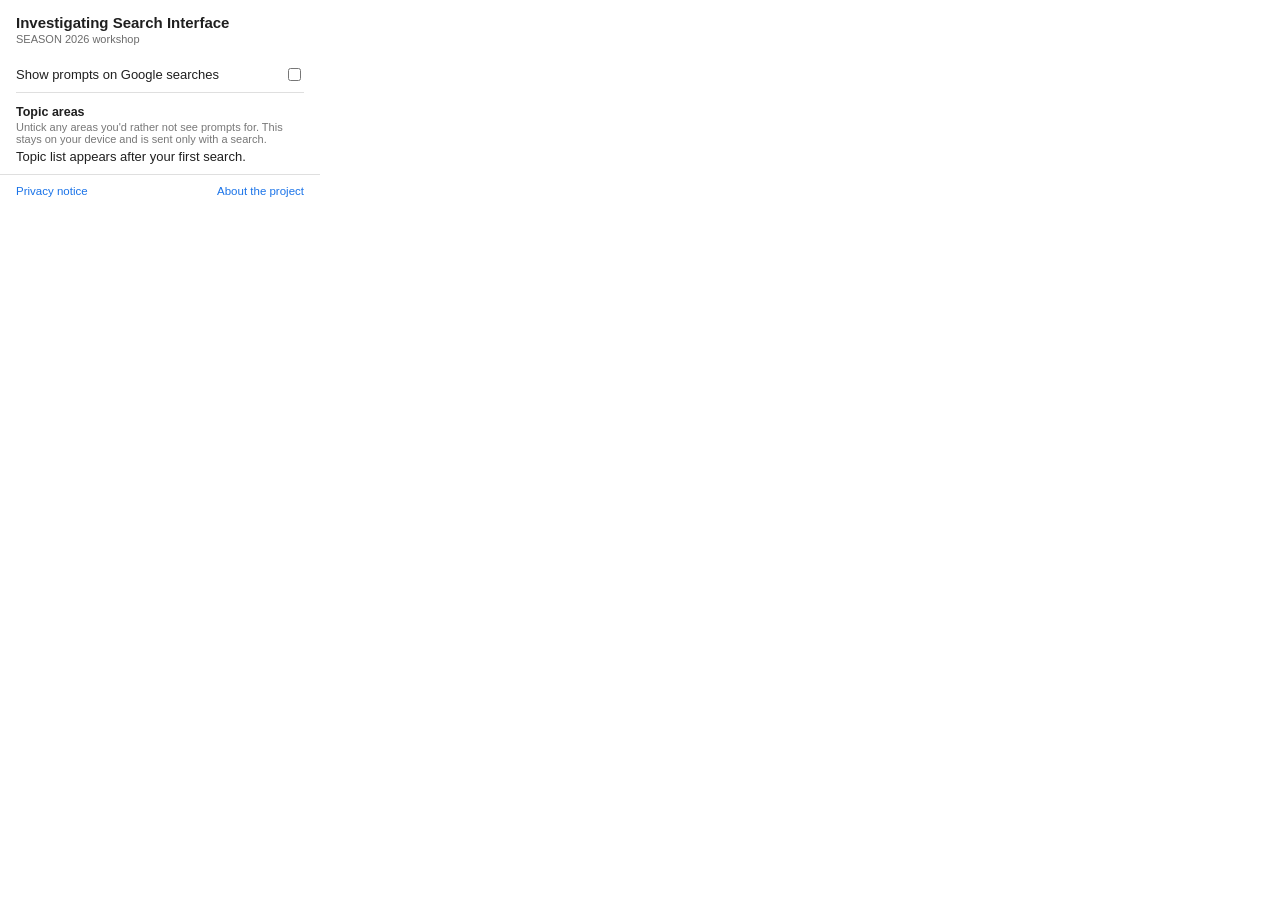
<file: web_extension_chrome/popup.html>
<!DOCTYPE html>
<html>
<head>
    <meta charset="utf-8">
    <link rel="stylesheet" href="popup.css">
</head>
<body>
    <header>
        <h1>Investigating Search Interface</h1>
        <p class="subtitle">SEASON 2026 workshop</p>
    </header>

    <main>
        <label class="row toggle-row">
            <span>Show prompts on Google searches</span>
            <input type="checkbox" id="enabled-toggle">
        </label>

        <section id="topics-section">
            <h2>Topic areas</h2>
            <p class="hint">Untick any areas you'd rather not see prompts for. This stays on your device and is sent only with a search.</p>
            <div id="topics-list" aria-live="polite">Topic list appears after your first search.</div>
        </section>
    </main>

    <footer>
        <a id="privacy-link" href="#" target="_blank" rel="noopener noreferrer">Privacy notice</a>
        <a id="project-link" href="#" target="_blank" rel="noopener noreferrer">About the project</a>
    </footer>

    <script src="config.js"></script>
    <script src="popup.js"></script>
</body>
</html>
</file>
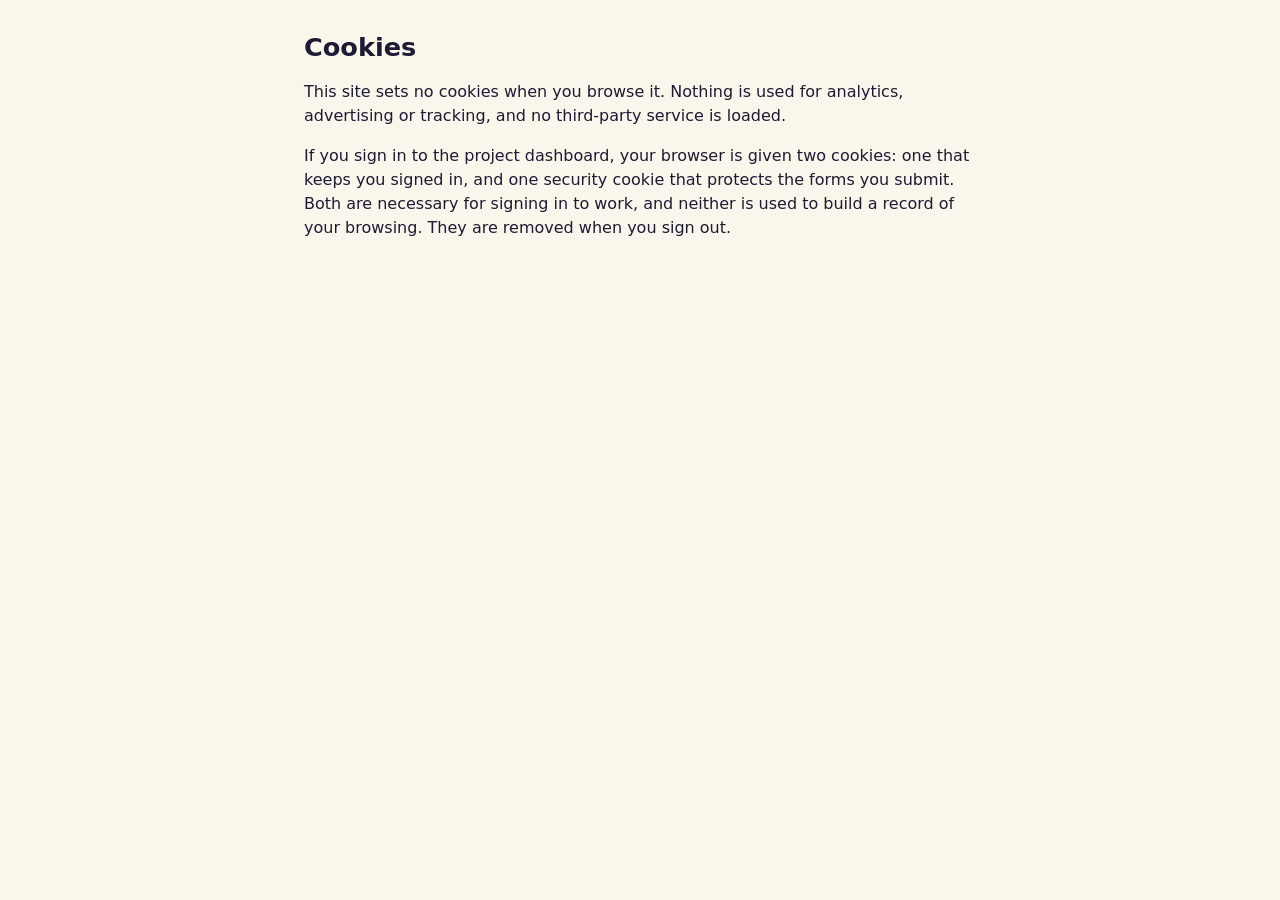
<file: django/general/templates/general/cookies.html>
<!DOCTYPE html>
<html lang="en-GB">
<head>
    <meta charset="UTF-8">
    <meta name="viewport" content="width=device-width, initial-scale=1">
    <title>Cookies: Investigating Search Interface</title>
    <style>
        body {
            margin: 0;
            padding: 2rem 1.25rem 3rem;
            font-family: system-ui, -apple-system, "Segoe UI", Helvetica, Arial, sans-serif;
            line-height: 1.5;
            color: #1C1B33;
            background: #FAF6EC;
        }
        main {
            max-width: 42rem;
            margin: 0 auto;
        }
        h1 { font-size: 1.6rem; line-height: 1.25; margin: 0 0 0.75rem; }
        p { font-size: 1rem; }
    </style>
</head>
<body>
    <main>
        <h1>Cookies</h1>
        <p>This site sets no cookies when you browse it. Nothing is used for analytics, advertising or tracking, and no third-party service is loaded.</p>
        <p>If you sign in to the project dashboard, your browser is given two cookies: one that keeps you signed in, and one security cookie that protects the forms you submit. Both are necessary for signing in to work, and neither is used to build a record of your browsing. They are removed when you sign out.</p>
    </main>
</body>
</html>
</file>
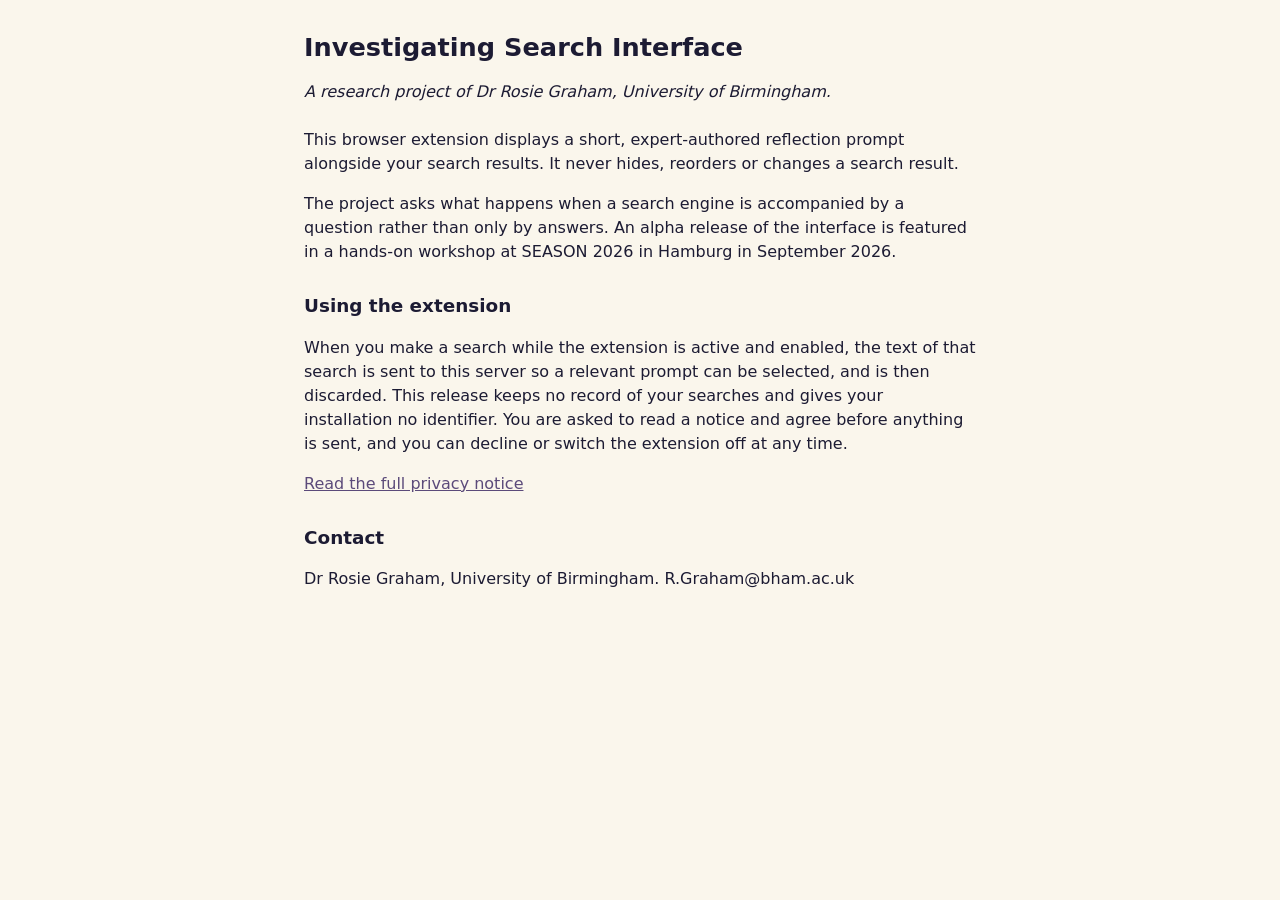
<file: django/general/templates/general/home.html>
<!DOCTYPE html>
<html lang="en-GB">
<head>
    <meta charset="UTF-8">
    <meta name="viewport" content="width=device-width, initial-scale=1">
    <title>Investigating Search Interface</title>
    <!-- Landing copy from signed disclosure set section 5a, amended and approved 19 August 2026. -->
    <style>
        body {
            margin: 0;
            padding: 2rem 1.25rem 3rem;
            font-family: system-ui, -apple-system, "Segoe UI", Helvetica, Arial, sans-serif;
            line-height: 1.5;
            color: #1C1B33;
            background: #FAF6EC;
        }
        main {
            max-width: 42rem;
            margin: 0 auto;
        }
        h1 { font-size: 1.6rem; line-height: 1.25; margin: 0 0 0.75rem; }
        h2 { font-size: 1.15rem; margin: 1.75rem 0 0.5rem; }
        p, li { font-size: 1rem; }
        .byline { font-style: italic; margin-bottom: 1.5rem; }
        a { color: #5B4A7A; }
    </style>
</head>
<body>
    <main>
        <h1>Investigating Search Interface</h1>
        <p class="byline">A research project of Dr Rosie Graham, University of Birmingham.</p>
        <p>This browser extension displays a short, expert-authored reflection prompt alongside your search results. It never hides, reorders or changes a search result.</p>
        <p>The project asks what happens when a search engine is accompanied by a question rather than only by answers. An alpha release of the interface is featured in a hands-on workshop at SEASON 2026 in Hamburg in September 2026.</p>

        <h2>Using the extension</h2>
        <p>When you make a search while the extension is active and enabled, the text of that search is sent to this server so a relevant prompt can be selected, and is then discarded. This release keeps no record of your searches and gives your installation no identifier. You are asked to read a notice and agree before anything is sent, and you can decline or switch the extension off at any time.</p>
        <p><a href="/privacy/">Read the full privacy notice</a></p>

        <h2>Contact</h2>
        <p>Dr Rosie Graham, University of Birmingham. R.Graham@bham.ac.uk</p>
    </main>
</body>
</html>
</file>
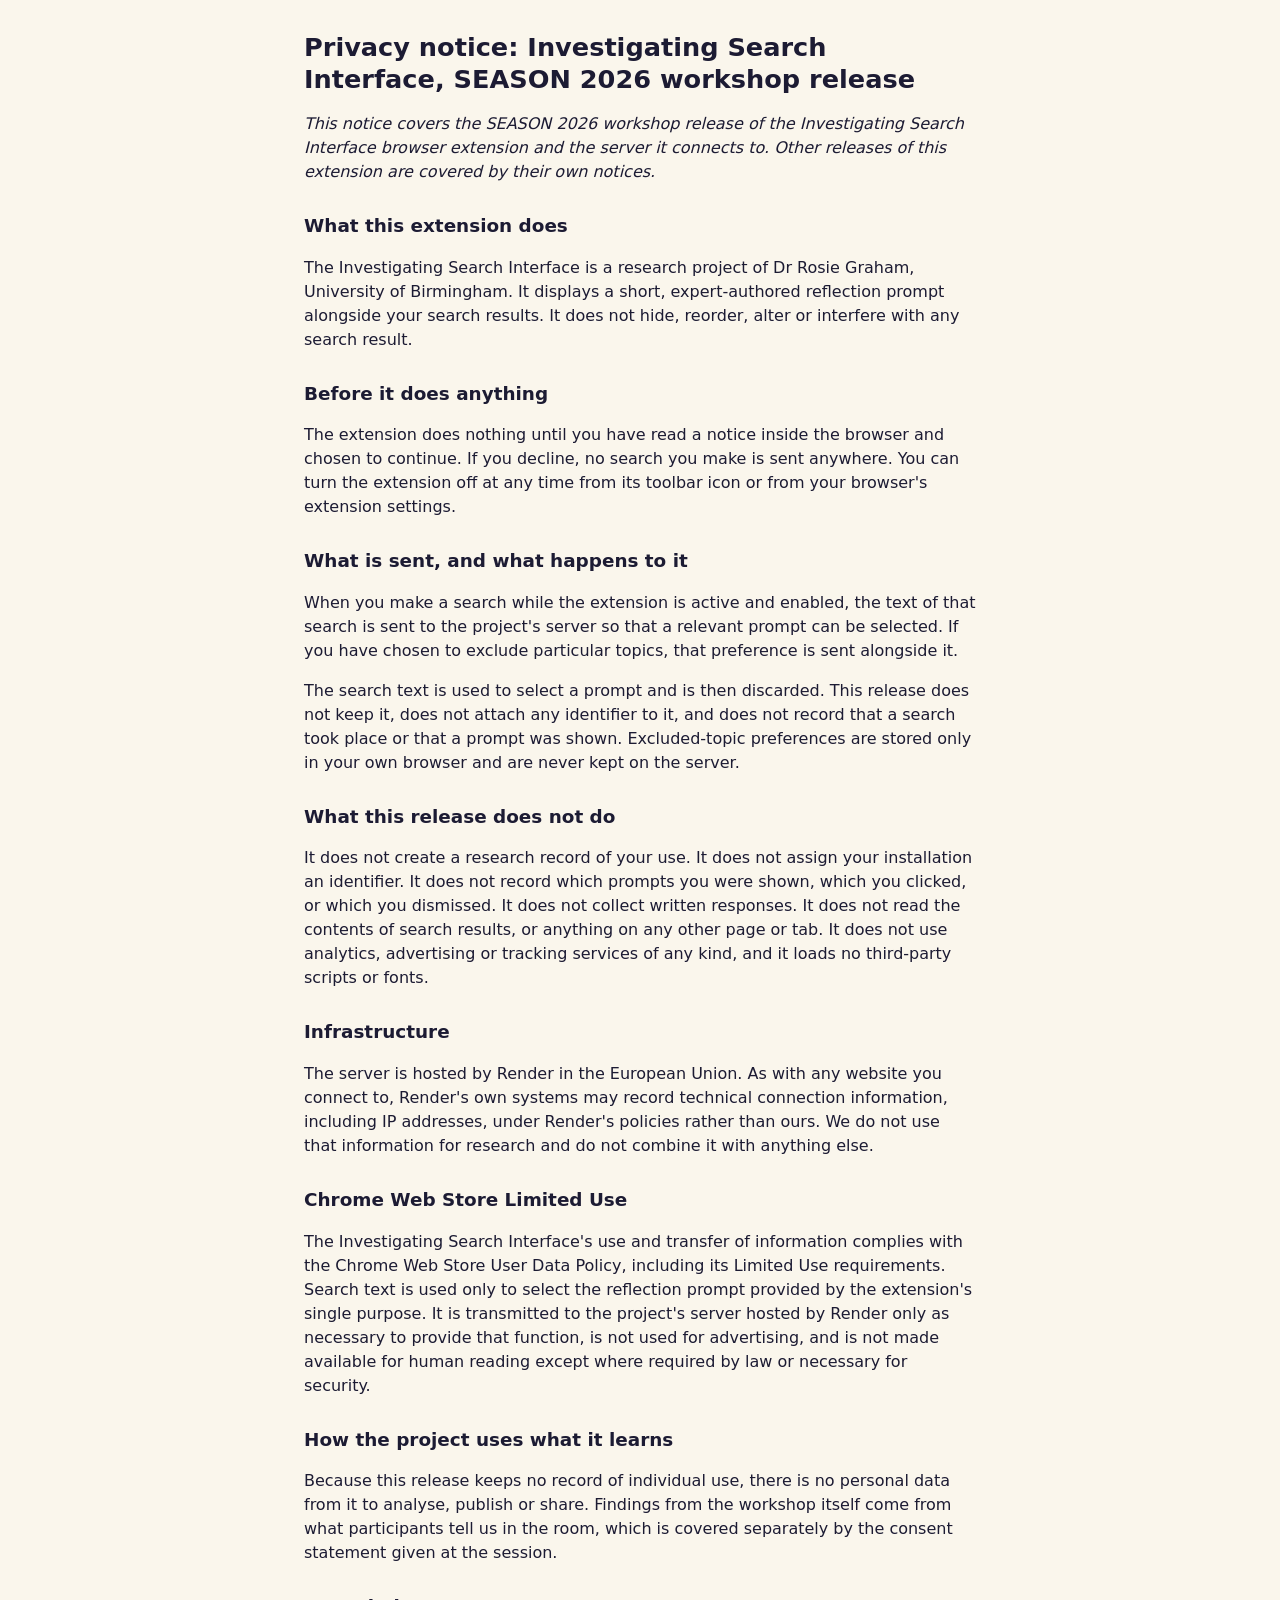
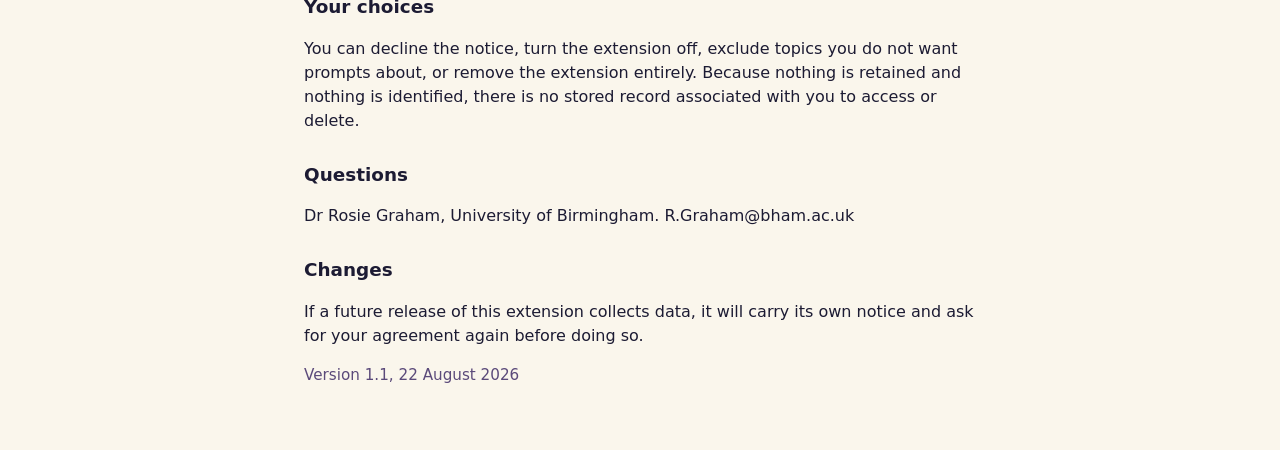
<file: django/general/templates/general/privacy.html>
<!DOCTYPE html>
<html lang="en-GB">
<head>
    <meta charset="UTF-8">
    <meta name="viewport" content="width=device-width, initial-scale=1">
    <title>Privacy notice: Investigating Search Interface, SEASON 2026 workshop release</title>
    <!-- Signed 19 August 2026. Reissued as 1.1 on 22 August 2026 (Limited Use paragraph and named processor). The version line is the issue date of that reissue, not the deploy day. -->
    <style>
        body {
            margin: 0;
            padding: 2rem 1.25rem 3rem;
            font-family: system-ui, -apple-system, "Segoe UI", Helvetica, Arial, sans-serif;
            line-height: 1.5;
            color: #1C1B33;
            background: #FAF6EC;
        }
        main {
            max-width: 42rem;
            margin: 0 auto;
        }
        h1 { font-size: 1.6rem; line-height: 1.25; margin: 0 0 0.75rem; }
        h2 { font-size: 1.15rem; margin: 1.75rem 0 0.5rem; }
        p, li { font-size: 1rem; }
        .lede { font-style: italic; margin-bottom: 1.5rem; }
        .meta { color: #5B4A7A; font-size: 0.95rem; }
    </style>
</head>
<body>
    <main>
        <h1>Privacy notice: Investigating Search Interface, SEASON 2026 workshop release</h1>
        <p class="lede">This notice covers the SEASON 2026 workshop release of the Investigating Search Interface browser extension and the server it connects to. Other releases of this extension are covered by their own notices.</p>

        <h2>What this extension does</h2>
        <p>The Investigating Search Interface is a research project of Dr Rosie Graham, University of Birmingham. It displays a short, expert-authored reflection prompt alongside your search results. It does not hide, reorder, alter or interfere with any search result.</p>

        <h2>Before it does anything</h2>
        <p>The extension does nothing until you have read a notice inside the browser and chosen to continue. If you decline, no search you make is sent anywhere. You can turn the extension off at any time from its toolbar icon or from your browser's extension settings.</p>

        <h2>What is sent, and what happens to it</h2>
        <p>When you make a search while the extension is active and enabled, the text of that search is sent to the project's server so that a relevant prompt can be selected. If you have chosen to exclude particular topics, that preference is sent alongside it.</p>
        <p>The search text is used to select a prompt and is then discarded. This release does not keep it, does not attach any identifier to it, and does not record that a search took place or that a prompt was shown. Excluded-topic preferences are stored only in your own browser and are never kept on the server.</p>

        <h2>What this release does not do</h2>
        <p>It does not create a research record of your use. It does not assign your installation an identifier. It does not record which prompts you were shown, which you clicked, or which you dismissed. It does not collect written responses. It does not read the contents of search results, or anything on any other page or tab. It does not use analytics, advertising or tracking services of any kind, and it loads no third-party scripts or fonts.</p>

        <h2>Infrastructure</h2>
        <p>The server is hosted by Render in the European Union. As with any website you connect to, Render's own systems may record technical connection information, including IP addresses, under Render's policies rather than ours. We do not use that information for research and do not combine it with anything else.</p>

        <h2>Chrome Web Store Limited Use</h2>
        <p>The Investigating Search Interface's use and transfer of information complies with the Chrome Web Store User Data Policy, including its Limited Use requirements. Search text is used only to select the reflection prompt provided by the extension's single purpose. It is transmitted to the project's server hosted by Render only as necessary to provide that function, is not used for advertising, and is not made available for human reading except where required by law or necessary for security.</p>

        <h2>How the project uses what it learns</h2>
        <p>Because this release keeps no record of individual use, there is no personal data from it to analyse, publish or share. Findings from the workshop itself come from what participants tell us in the room, which is covered separately by the consent statement given at the session.</p>

        <h2>Your choices</h2>
        <p>You can decline the notice, turn the extension off, exclude topics you do not want prompts about, or remove the extension entirely. Because nothing is retained and nothing is identified, there is no stored record associated with you to access or delete.</p>

        <h2>Questions</h2>
        <p>Dr Rosie Graham, University of Birmingham. R.Graham@bham.ac.uk</p>

        <h2>Changes</h2>
        <p>If a future release of this extension collects data, it will carry its own notice and ask for your agreement again before doing so.</p>

        <p class="meta">Version 1.1, 22 August 2026</p>
    </main>
</body>
</html>
</file>
<file: web_extension_chrome/popup.css>
body {
  width: 320px;
  margin: 0;
  font-family: arial, sans-serif;
  font-size: 13px;
  color: #1f1f1f;
  background: #fff;
}
@media (prefers-color-scheme: dark) {
  body { background: #202124; color: #e8eaed; }
}

header { padding: 14px 16px 6px; }
h1 { font-size: 15px; margin: 0 0 2px; }
.subtitle { margin: 0; font-size: 11px; opacity: 0.65; }

main { padding: 6px 16px 10px; }

.row {
  display: flex;
  align-items: center;
  justify-content: space-between;
  gap: 10px;
  padding: 8px 0;
}

.toggle-row { border-bottom: 1px solid rgba(128,128,128,0.25); }

h2 { font-size: 12.5px; margin: 12px 0 2px; }
.hint { font-size: 11px; opacity: 0.6; margin: 0 0 4px; }

.topic-row { padding: 4px 0; }

footer {
  display: flex;
  align-items: center;
  justify-content: space-between;
  padding: 10px 16px;
  border-top: 1px solid rgba(128,128,128,0.25);
  font-size: 11.5px;
}

.status { opacity: 0.6; }
.status.ok { color: #188038; opacity: 1; }
@media (prefers-color-scheme: dark) { .status.ok { color: #81c995; } }

footer a { color: #1a73e8; text-decoration: none; }
@media (prefers-color-scheme: dark) { footer a { color: #8ab4f8; } }
</file>
